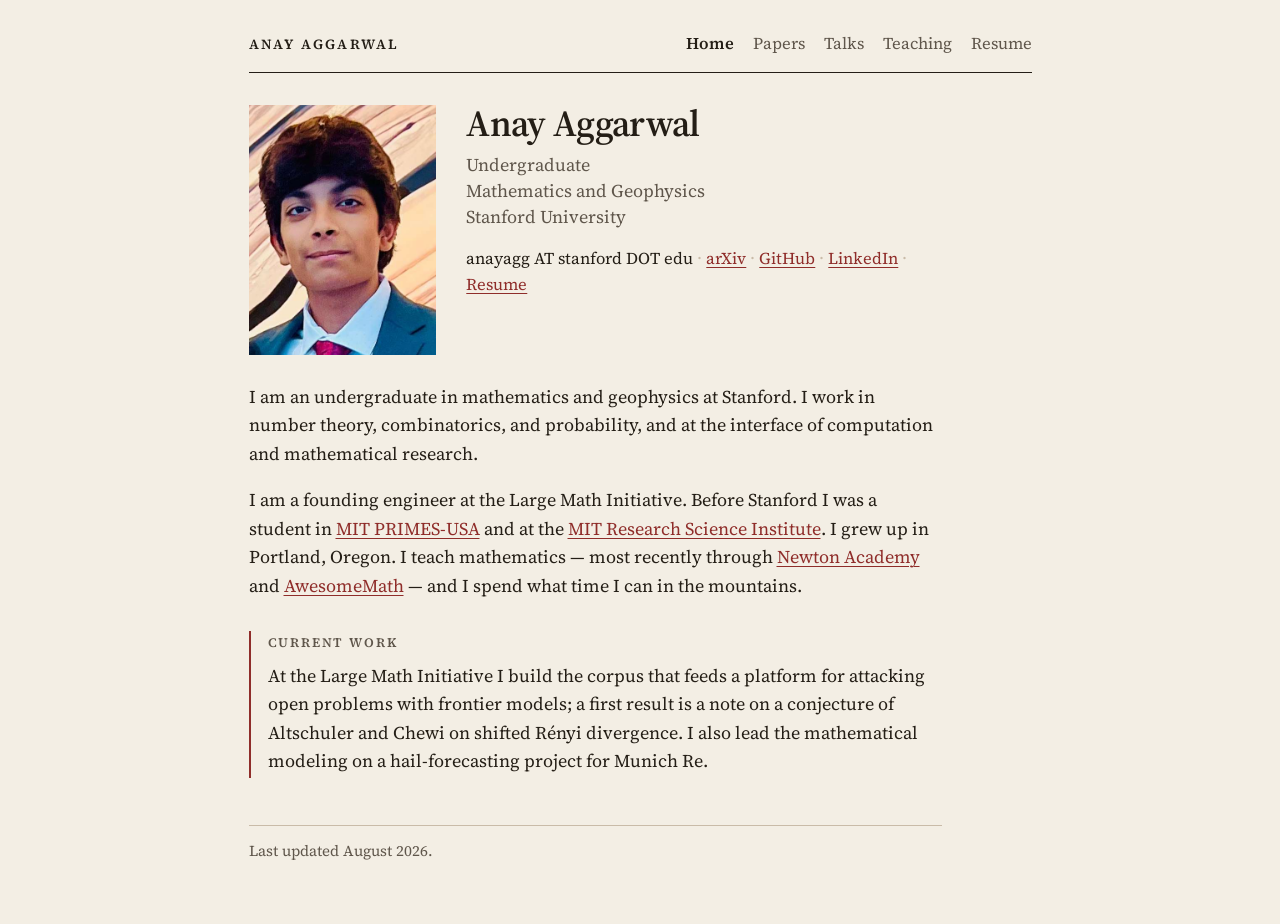
<file: index.html>
<!DOCTYPE html>
<html lang="en">
<head>
  <meta charset="utf-8">
  <meta name="viewport" content="width=device-width, initial-scale=1">
  <title>Anay Aggarwal</title>
  <meta name="description" content="Anay Aggarwal, undergraduate in mathematics and geophysics at Stanford.">
  <link rel="icon" href="assets/favicon.svg" type="image/svg+xml">
  <link rel="preconnect" href="https://fonts.googleapis.com">
  <link rel="preconnect" href="https://fonts.gstatic.com" crossorigin>
  <link href="https://fonts.googleapis.com/css2?family=Source+Serif+4:ital,opsz,wght@0,8..60,400;0,8..60,600;1,8..60,400;1,8..60,600&display=swap" rel="stylesheet">
  <link rel="stylesheet" href="css/site.css">
</head>
<body>
  <div class="wrap">
    <header class="site-header">
      <a class="wordmark" href="index.html">Anay Aggarwal</a>
      <ul class="nav">
        <li><a href="index.html" aria-current="page">Home</a></li>
        <li><a href="papers.html">Papers</a></li>
        <li><a href="talks.html">Talks</a></li>
        <li><a href="teaching.html">Teaching</a></li>
        <li><a href="assets/resume.pdf">Resume</a></li>
      </ul>
    </header>

    <main>
      <section class="lede">
        <figure class="portrait">
          <img src="assets/portrait.jpg" width="208" height="277" alt="Photograph of Anay Aggarwal">
        </figure>
        <div class="identity">
          <h1>Anay Aggarwal</h1>
          <p class="affiliation">
            Undergraduate<br>
            Mathematics and Geophysics<br>
            Stanford University
          </p>
          <ul class="links">
            <li>anayagg AT stanford DOT edu</li>
            <li><a href="https://arxiv.org/search/?searchtype=author&amp;query=Aggarwal%2C+Anay">arXiv</a></li>
            <li><a href="https://github.com/anayagg23">GitHub</a></li>
            <li><a href="https://www.linkedin.com/in/anay-aggarwal23/">LinkedIn</a></li>
            <li><a href="assets/resume.pdf">Resume</a></li>
          </ul>
        </div>
      </section>

      <div class="prose">
        <p>
          I am an undergraduate in mathematics and geophysics at Stanford.
          I work in number theory, combinatorics, and probability, and at the
          interface of computation and mathematical research.
        </p>
        <p>
          I am a founding engineer at the Large Math Initiative. Before Stanford
          I was a student in
          <a href="https://math.mit.edu/research/highschool/primes/">MIT PRIMES-USA</a>
          and at the
          <a href="https://www.cee.org/programs/research-science-institute">MIT Research Science Institute</a>.
          I grew up in Portland, Oregon. I teach mathematics — most recently
          through
          <a href="https://newton-academy.vercel.app/">Newton Academy</a>
          and
          <a href="https://www.awesomemath.org/summer-program/overview/program-information/">AwesomeMath</a>
          — and I spend what time I can in the mountains.
        </p>
      </div>

      <aside class="now">
        <h2>Current work</h2>
        <p>
          At the Large Math Initiative I build the corpus that feeds a platform
          for attacking open problems with frontier models; a first result is a
          note on a conjecture of Altschuler and Chewi on shifted Rényi
          divergence. I also lead the mathematical modeling on a hail-forecasting
          project for Munich Re.
        </p>
      </aside>
    </main>

    <footer class="site-footer">
      Last updated August 2026.
    </footer>
  </div>
</body>
</html>
</file>
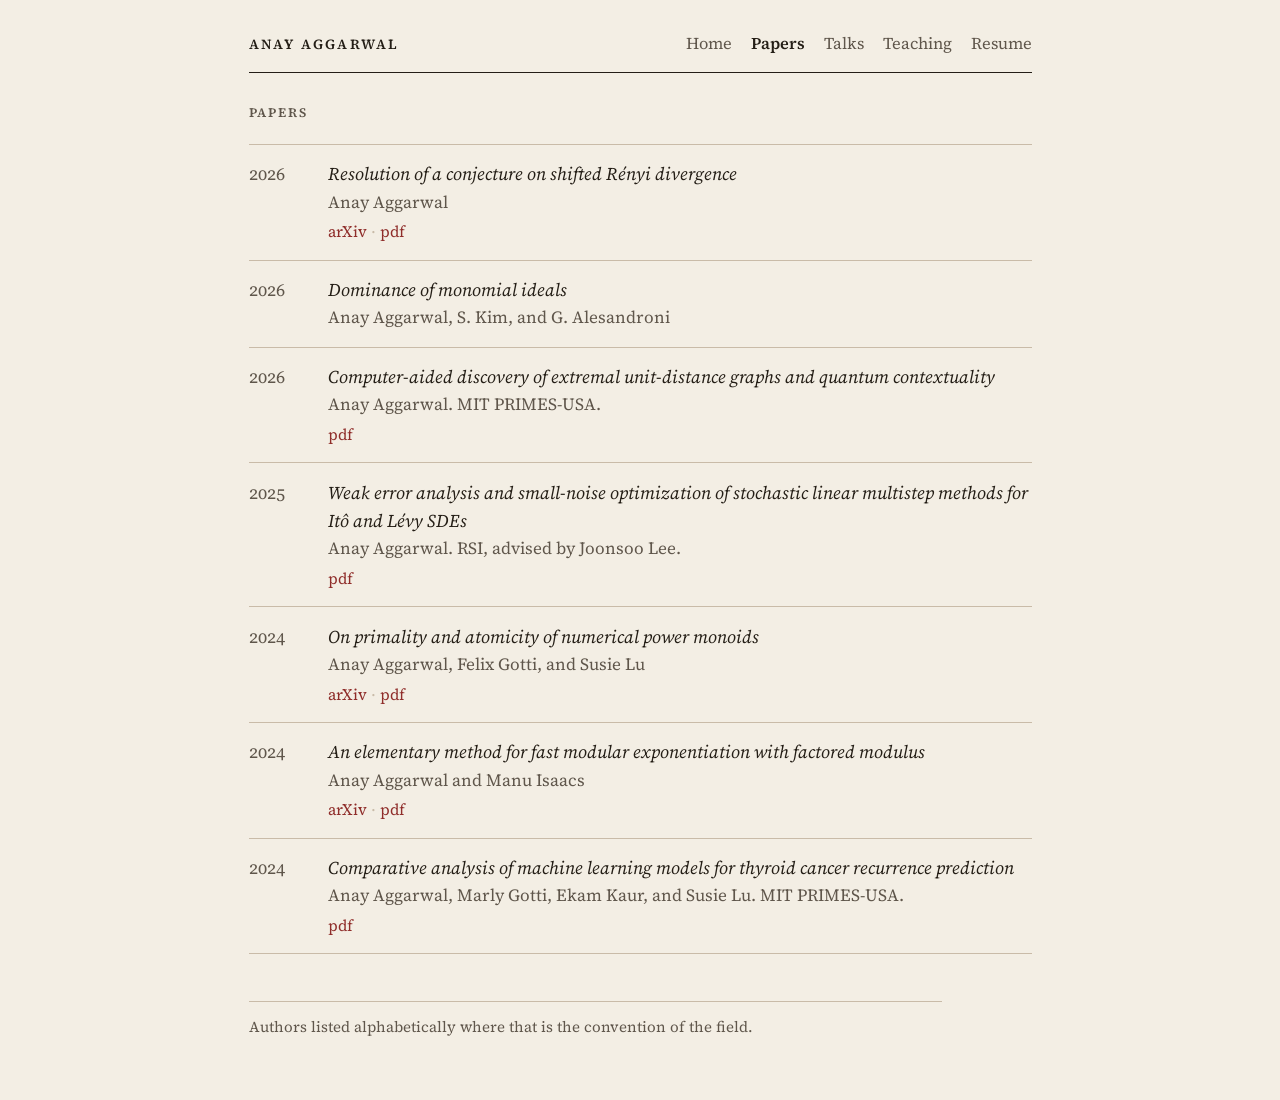
<file: papers.html>
<!DOCTYPE html>
<html lang="en">
<head>
  <meta charset="utf-8">
  <meta name="viewport" content="width=device-width, initial-scale=1">
  <title>Papers · Anay Aggarwal</title>
  <meta name="description" content="Papers by Anay Aggarwal.">
  <link rel="icon" href="assets/favicon.svg" type="image/svg+xml">
  <link rel="preconnect" href="https://fonts.googleapis.com">
  <link rel="preconnect" href="https://fonts.gstatic.com" crossorigin>
  <link href="https://fonts.googleapis.com/css2?family=Source+Serif+4:ital,opsz,wght@0,8..60,400;0,8..60,600;1,8..60,400;1,8..60,600&display=swap" rel="stylesheet">
  <link rel="stylesheet" href="css/site.css">
</head>
<body>
  <div class="wrap">
    <header class="site-header">
      <a class="wordmark" href="index.html">Anay Aggarwal</a>
      <ul class="nav">
        <li><a href="index.html">Home</a></li>
        <li><a href="papers.html" aria-current="page">Papers</a></li>
        <li><a href="talks.html">Talks</a></li>
        <li><a href="teaching.html">Teaching</a></li>
        <li><a href="assets/resume.pdf">Resume</a></li>
      </ul>
    </header>

    <main>
      <h1 class="page-title">Papers</h1>

      <article class="paper">
        <div class="year">2026</div>
        <div>
          <div class="title">Resolution of a conjecture on shifted Rényi divergence</div>
          <div class="meta">Anay Aggarwal</div>
          <div class="actions">
            <a href="https://arxiv.org/abs/2608.07842">arXiv</a>
            <a href="https://arxiv.org/pdf/2608.07842">pdf</a>
          </div>
        </div>
      </article>
      <article class="paper">
        <div class="year">2026</div>
        <div>
          <div class="title">Dominance of monomial ideals</div>
          <div class="meta">Anay Aggarwal, S. Kim, and G. Alesandroni</div>
        </div>
      </article>
      <article class="paper">
        <div class="year">2026</div>
        <div>
          <div class="title">Computer-aided discovery of extremal unit-distance graphs and quantum contextuality</div>
          <div class="meta">Anay Aggarwal. MIT PRIMES-USA.</div>
            <div class="actions">
              <a href="https://math.mit.edu/research/highschool/primes/materials/2025/Aggarwal.pdf">pdf</a>
            </div>
        </div>
      </article>
      <article class="paper">
        <div class="year">2025</div>
        <div>
          <div class="title">Weak error analysis and small-noise optimization of stochastic linear multistep methods for Itô and Lévy SDEs</div>
          <div class="meta">Anay Aggarwal. RSI, advised by Joonsoo Lee.</div>
          <div class="actions">
            <a href="assets/RSI_2025_Paper_v2-5.pdf">pdf</a>
          </div>
        </div>
      </article>
      <article class="paper">
        <div class="year">2024</div>
        <div>
          <div class="title">On primality and atomicity of numerical power monoids</div>
          <div class="meta">Anay Aggarwal, Felix Gotti, and Susie Lu</div>
          <div class="actions">
            <a href="https://arxiv.org/abs/2412.05857">arXiv</a>
            <a href="https://arxiv.org/pdf/2412.05857">pdf</a>
          </div>
        </div>
      </article>
      <article class="paper">
        <div class="year">2024</div>
        <div>
          <div class="title">An elementary method for fast modular exponentiation with factored modulus</div>
          <div class="meta">Anay Aggarwal and Manu Isaacs</div>
          <div class="actions">
            <a href="https://arxiv.org/abs/2401.10497">arXiv</a>
            <a href="https://arxiv.org/pdf/2401.10497">pdf</a>
          </div>
        </div>
      </article>
      <article class="paper">
        <div class="year">2024</div>
        <div>
          <div class="title">Comparative analysis of machine learning models for thyroid cancer recurrence prediction</div>
          <div class="meta">Anay Aggarwal, Marly Gotti, Ekam Kaur, and Susie Lu. MIT PRIMES-USA.</div>
          <div class="actions">
            <a href="https://math.mit.edu/research/highschool/primes/materials/2024/Aggarwal-Gotti-Kaur-Lu.pdf">pdf</a>
          </div>
        </div>
      </article>
    </main>

    <footer class="site-footer">
      Authors listed alphabetically where that is the convention of the field.
    </footer>
  </div>
</body>
</html>
</file>
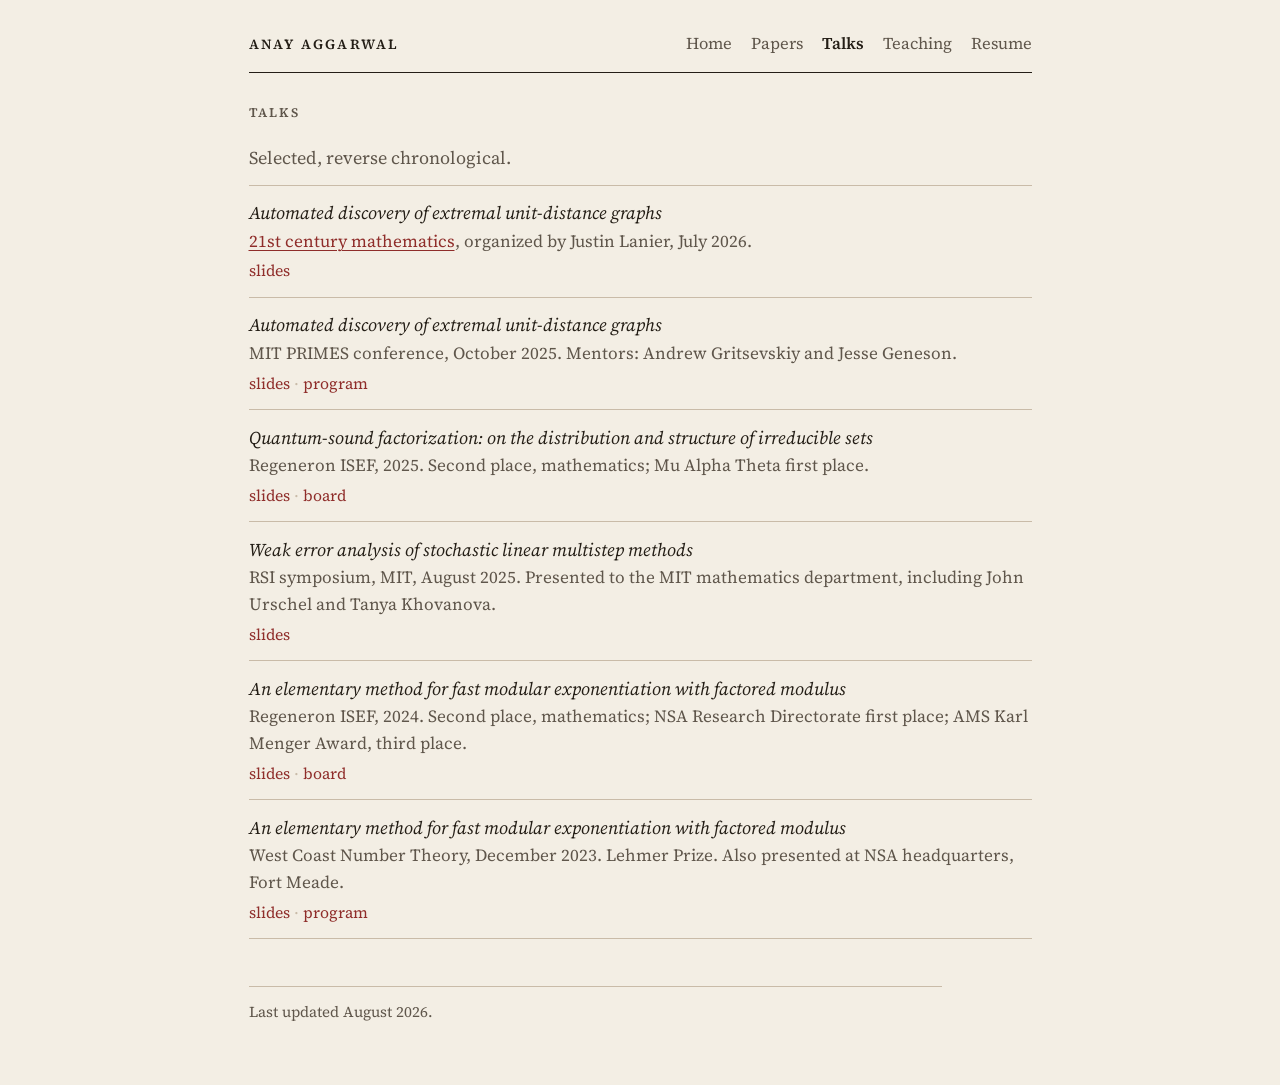
<file: talks.html>
<!DOCTYPE html>
<html lang="en">
<head>
  <meta charset="utf-8">
  <meta name="viewport" content="width=device-width, initial-scale=1">
  <title>Talks · Anay Aggarwal</title>
  <meta name="description" content="Selected talks by Anay Aggarwal.">
  <link rel="icon" href="assets/favicon.svg" type="image/svg+xml">
  <link rel="preconnect" href="https://fonts.googleapis.com">
  <link rel="preconnect" href="https://fonts.gstatic.com" crossorigin>
  <link href="https://fonts.googleapis.com/css2?family=Source+Serif+4:ital,opsz,wght@0,8..60,400;0,8..60,600;1,8..60,400;1,8..60,600&display=swap" rel="stylesheet">
  <link rel="stylesheet" href="css/site.css">
</head>
<body>
  <div class="wrap">
    <header class="site-header">
      <a class="wordmark" href="index.html">Anay Aggarwal</a>
      <ul class="nav">
        <li><a href="index.html">Home</a></li>
        <li><a href="papers.html">Papers</a></li>
        <li><a href="talks.html" aria-current="page">Talks</a></li>
        <li><a href="teaching.html">Teaching</a></li>
        <li><a href="assets/resume.pdf">Resume</a></li>
      </ul>
    </header>

    <main>
      <h1 class="page-title">Talks</h1>
      <p class="quiet">Selected, reverse chronological.</p>

      <article class="talk">
        <div class="title">Automated discovery of extremal unit-distance graphs</div>
        <div class="venue">
          <a href="https://justinlanier.org/21st-century-mathematics-2026/">21st century mathematics</a>,
          organized by Justin Lanier, July 2026.
        </div>
        <div class="actions">
          <a href="assets/21st_Century_Math_Presentation_2026-2.pdf">slides</a>
        </div>
      </article>
      <article class="talk">
        <div class="title">Automated discovery of extremal unit-distance graphs</div>
        <div class="venue">
          MIT PRIMES conference, October 2025.
          Mentors: Andrew Gritsevskiy and Jesse Geneson.
        </div>
        <div class="actions">
          <a href="assets/PRIMES_2025_Presentation-2.pdf">slides</a>
          <a href="https://math.mit.edu/research/highschool/primes/conference/conf-2025.html">program</a>
        </div>
      </article>
      <article class="talk">
        <div class="title">Quantum-sound factorization: on the distribution and structure of irreducible sets</div>
        <div class="venue">Regeneron ISEF, 2025. Second place, mathematics; Mu Alpha Theta first place.</div>
        <div class="actions">
          <a href="assets/2025_ISEF_Slides-3.pdf">slides</a>
          <a href="assets/Science_Fair_2025_Board-8.pdf">board</a>
        </div>
      </article>
      <article class="talk">
        <div class="title">Weak error analysis of stochastic linear multistep methods</div>
        <div class="venue">RSI symposium, MIT, August 2025. Presented to the MIT mathematics department, including John Urschel and Tanya Khovanova.</div>
        <div class="actions">
          <a href="assets/RSI_slides.pdf">slides</a>
        </div>
      </article>
      <article class="talk">
        <div class="title">An elementary method for fast modular exponentiation with factored modulus</div>
        <div class="venue">Regeneron ISEF, 2024. Second place, mathematics; NSA Research Directorate first place; AMS Karl Menger Award, third place.</div>
        <div class="actions">
          <a href="assets/ISEF_2024_Slides.pdf">slides</a>
          <a href="assets/ISEF_2024_Board.pdf">board</a>
        </div>
      </article>
      <article class="talk">
        <div class="title">An elementary method for fast modular exponentiation with factored modulus</div>
        <div class="venue">
          West Coast Number Theory, December 2023. Lehmer Prize.
          Also presented at NSA headquarters, Fort Meade.
        </div>
        <div class="actions">
          <a href="assets/WCNT_2023_Talk.pdf">slides</a>
          <a href="https://westcoastnumbertheory.org/schedule/2023-schedule-of-talks/">program</a>
        </div>
      </article>
    </main>

    <footer class="site-footer">
      Last updated August 2026.
    </footer>
  </div>
</body>
</html>
</file>
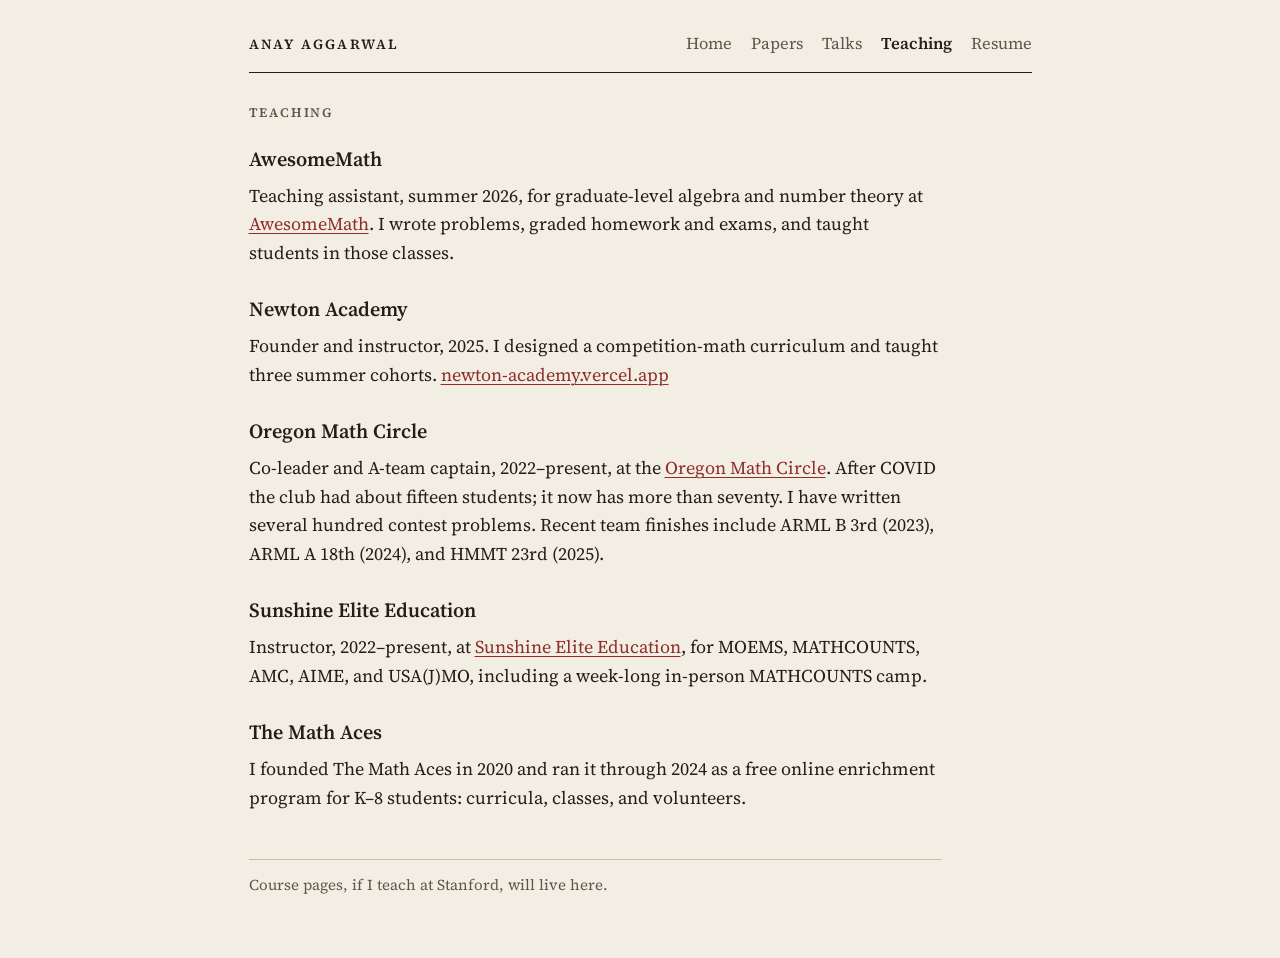
<file: teaching.html>
<!DOCTYPE html>
<html lang="en">
<head>
  <meta charset="utf-8">
  <meta name="viewport" content="width=device-width, initial-scale=1">
  <title>Teaching · Anay Aggarwal</title>
  <meta name="description" content="Teaching by Anay Aggarwal.">
  <link rel="icon" href="assets/favicon.svg" type="image/svg+xml">
  <link rel="preconnect" href="https://fonts.googleapis.com">
  <link rel="preconnect" href="https://fonts.gstatic.com" crossorigin>
  <link href="https://fonts.googleapis.com/css2?family=Source+Serif+4:ital,opsz,wght@0,8..60,400;0,8..60,600;1,8..60,400;1,8..60,600&display=swap" rel="stylesheet">
  <link rel="stylesheet" href="css/site.css">
</head>
<body>
  <div class="wrap">
    <header class="site-header">
      <a class="wordmark" href="index.html">Anay Aggarwal</a>
      <ul class="nav">
        <li><a href="index.html">Home</a></li>
        <li><a href="papers.html">Papers</a></li>
        <li><a href="talks.html">Talks</a></li>
        <li><a href="teaching.html" aria-current="page">Teaching</a></li>
        <li><a href="assets/resume.pdf">Resume</a></li>
      </ul>
    </header>

    <main class="teaching">
      <h1 class="page-title">Teaching</h1>

      <h2>AwesomeMath</h2>
      <p>
        Teaching assistant, summer 2026, for graduate-level algebra and number
        theory at
        <a href="https://www.awesomemath.org/summer-program/overview/program-information/">AwesomeMath</a>.
        I wrote problems, graded homework and exams, and taught students in
        those classes.
      </p>

      <h2>Newton Academy</h2>
      <p>
        Founder and instructor, 2025. I designed a competition-math curriculum
        and taught three summer cohorts.
        <a href="https://newton-academy.vercel.app/">newton-academy.vercel.app</a>
      </p>

      <h2>Oregon Math Circle</h2>
      <p>
        Co-leader and A-team captain, 2022–present, at the
        <a href="https://www.oregonmathcircle.org">Oregon Math Circle</a>.
        After COVID the club had about fifteen students; it now has more than
        seventy. I have written several hundred contest problems. Recent team
        finishes include ARML B 3rd (2023), ARML A 18th (2024), and HMMT 23rd
        (2025).
      </p>

      <h2>Sunshine Elite Education</h2>
      <p>
        Instructor, 2022–present, at
        <a href="https://www.sunshineeliteeducation.com/">Sunshine Elite Education</a>,
        for MOEMS, MATHCOUNTS, AMC, AIME, and USA(J)MO, including a week-long
        in-person MATHCOUNTS camp.
      </p>

      <h2>The Math Aces</h2>
      <p>
        I founded The Math Aces in 2020 and ran it through 2024 as a free
        online enrichment program for K–8 students: curricula, classes, and
        volunteers.
      </p>
    </main>

    <footer class="site-footer">
      Course pages, if I teach at Stanford, will live here.
    </footer>
  </div>
</body>
</html>
</file>
<file: css/site.css>
:root {
  --paper: #f3eee4;
  --ink: #241e16;
  --muted: #5f564b;
  --rule: #c9bba8;
  --accent: #8f2d2a;
  --accent-ink: #6e1f1d;
  --photo: #d8cfc0;
  --page: 43.5rem;
  --measure: 38.5rem;
}

*,
*::before,
*::after {
  box-sizing: border-box;
}

html {
  font-size: 18px;
  background: var(--paper);
  color: var(--ink);
}

body {
  margin: 0;
  font-family: "Source Serif 4", "Iowan Old Style", Palatino, "Palatino Linotype", "Times New Roman", serif;
  font-optical-sizing: auto;
  font-weight: 400;
  line-height: 1.58;
  text-rendering: optimizeLegibility;
  -webkit-font-smoothing: antialiased;
}

::selection {
  background: #e4cfc0;
  color: var(--ink);
}

a {
  color: var(--accent);
  text-decoration-thickness: 1px;
  text-underline-offset: 0.18em;
}

a:hover {
  color: var(--accent-ink);
}

a:focus-visible {
  outline: 1px solid var(--accent);
  outline-offset: 3px;
}

.wrap {
  width: min(var(--page), calc(100% - 2.4rem));
  margin: 0 auto;
  padding: 1.7rem 0 3.4rem;
}

.site-header {
  display: flex;
  justify-content: space-between;
  align-items: baseline;
  gap: 1.2rem 2rem;
  flex-wrap: wrap;
  padding-bottom: 0.85rem;
  border-bottom: 1px solid var(--ink);
}

.wordmark {
  font-size: 0.78rem;
  letter-spacing: 0.16em;
  text-transform: uppercase;
  font-weight: 600;
  color: var(--ink);
  text-decoration: none;
}

.wordmark:hover {
  color: var(--ink);
}

.nav {
  display: flex;
  flex-wrap: wrap;
  gap: 0.15rem 1.05rem;
  margin: 0;
  padding: 0;
  list-style: none;
  font-size: 0.92rem;
}

.nav a {
  text-decoration: none;
  color: var(--muted);
}

.nav a:hover {
  color: var(--accent);
  text-decoration: underline;
  text-decoration-thickness: 1px;
  text-underline-offset: 0.22em;
}

.nav a[aria-current="page"] {
  color: var(--ink);
  font-weight: 600;
  text-decoration: none;
  cursor: default;
}

main {
  padding-top: 1.65rem;
}

.lede {
  display: grid;
  grid-template-columns: 10.4rem minmax(0, 1fr);
  gap: 0 1.7rem;
  align-items: start;
  max-width: var(--measure);
}

.portrait {
  margin: 0.15rem 0 0;
}

.portrait img {
  display: block;
  width: 100%;
  height: auto;
  aspect-ratio: 3 / 4;
  object-fit: cover;
  object-position: center 12%;
  background: var(--photo);
}

.identity h1 {
  margin: 0;
  font-size: 2.05rem;
  font-weight: 600;
  letter-spacing: -0.018em;
  line-height: 1.12;
}

.affiliation {
  margin: 0.45rem 0 0;
  color: var(--muted);
  line-height: 1.45;
}

.links {
  margin: 0.85rem 0 0;
  padding: 0;
  list-style: none;
  font-size: 0.92rem;
}

.links li {
  display: inline;
}

.links li:not(:last-child)::after {
  content: " · ";
  color: var(--rule);
}

.prose {
  max-width: var(--measure);
  margin-top: 1.55rem;
}

.prose p {
  margin: 0 0 1em;
}

.prose p:last-child {
  margin-bottom: 0;
}

.now {
  max-width: var(--measure);
  margin-top: 1.7rem;
  padding: 0.15rem 0 0.15rem 0.95rem;
  border-left: 2px solid var(--accent);
}

.now h2,
.page-title {
  margin: 0 0 0.45rem;
  font-size: 0.72rem;
  font-weight: 600;
  letter-spacing: 0.14em;
  text-transform: uppercase;
  color: var(--muted);
}

.page-title {
  margin-bottom: 1.15rem;
}

.now p {
  margin: 0;
}

.paper {
  display: grid;
  grid-template-columns: 3.4rem minmax(0, 1fr);
  gap: 0.15rem 1rem;
  padding: 0.85rem 0;
  border-top: 1px solid var(--rule);
}

.paper:last-of-type {
  border-bottom: 1px solid var(--rule);
}

.paper .year {
  font-variant-numeric: oldstyle-nums;
  color: var(--muted);
}

.paper .title {
  font-style: italic;
}

.paper .meta,
.talk .venue {
  color: var(--muted);
  font-size: 0.95rem;
}

.actions {
  margin: 0.2rem 0 0;
  font-size: 0.88rem;
}

.actions a {
  text-decoration: none;
}

.actions a:hover {
  text-decoration: underline;
}

.actions a + a::before {
  content: " · ";
  color: var(--rule);
  text-decoration: none;
}

.group {
  margin-top: 1.8rem;
}

.group h2 {
  margin: 0 0 0.35rem;
  font-size: 1.12rem;
  font-weight: 600;
}

.group > p,
.quiet {
  margin: 0 0 0.7rem;
  color: var(--muted);
}

.talk {
  padding: 0.75rem 0;
  border-top: 1px solid var(--rule);
}

.talk:last-child {
  border-bottom: 1px solid var(--rule);
}

.talk .title {
  font-style: italic;
}

.teaching h2 {
  margin: 1.5rem 0 0.35rem;
  font-size: 1.12rem;
  font-weight: 600;
}

.teaching h2:first-of-type {
  margin-top: 0;
}

.teaching p {
  margin: 0 0 0.85rem;
  max-width: var(--measure);
}

.site-footer {
  max-width: var(--measure);
  margin-top: 2.6rem;
  padding-top: 0.7rem;
  border-top: 1px solid var(--rule);
  color: var(--muted);
  font-size: 0.84rem;
}

@media (max-width: 640px) {
  html {
    font-size: 17px;
  }

  .lede {
    grid-template-columns: 1fr;
    gap: 1rem;
  }

  .portrait {
    width: 8.6rem;
  }

  .identity h1 {
    font-size: 1.75rem;
  }

  .paper {
    grid-template-columns: 1fr;
    gap: 0.1rem;
  }
}

@media print {
  html {
    background: #fff;
    font-size: 12pt;
  }

  .wrap {
    width: auto;
    margin: 0;
    padding: 0;
  }

  .site-header,
  .site-footer,
  .portrait {
    break-inside: avoid;
  }

  a {
    color: inherit;
    text-decoration: none;
  }

  a[href^="http"]::after {
    content: " (" attr(href) ")";
    font-size: 0.8em;
    color: #444;
  }
}
</file>
